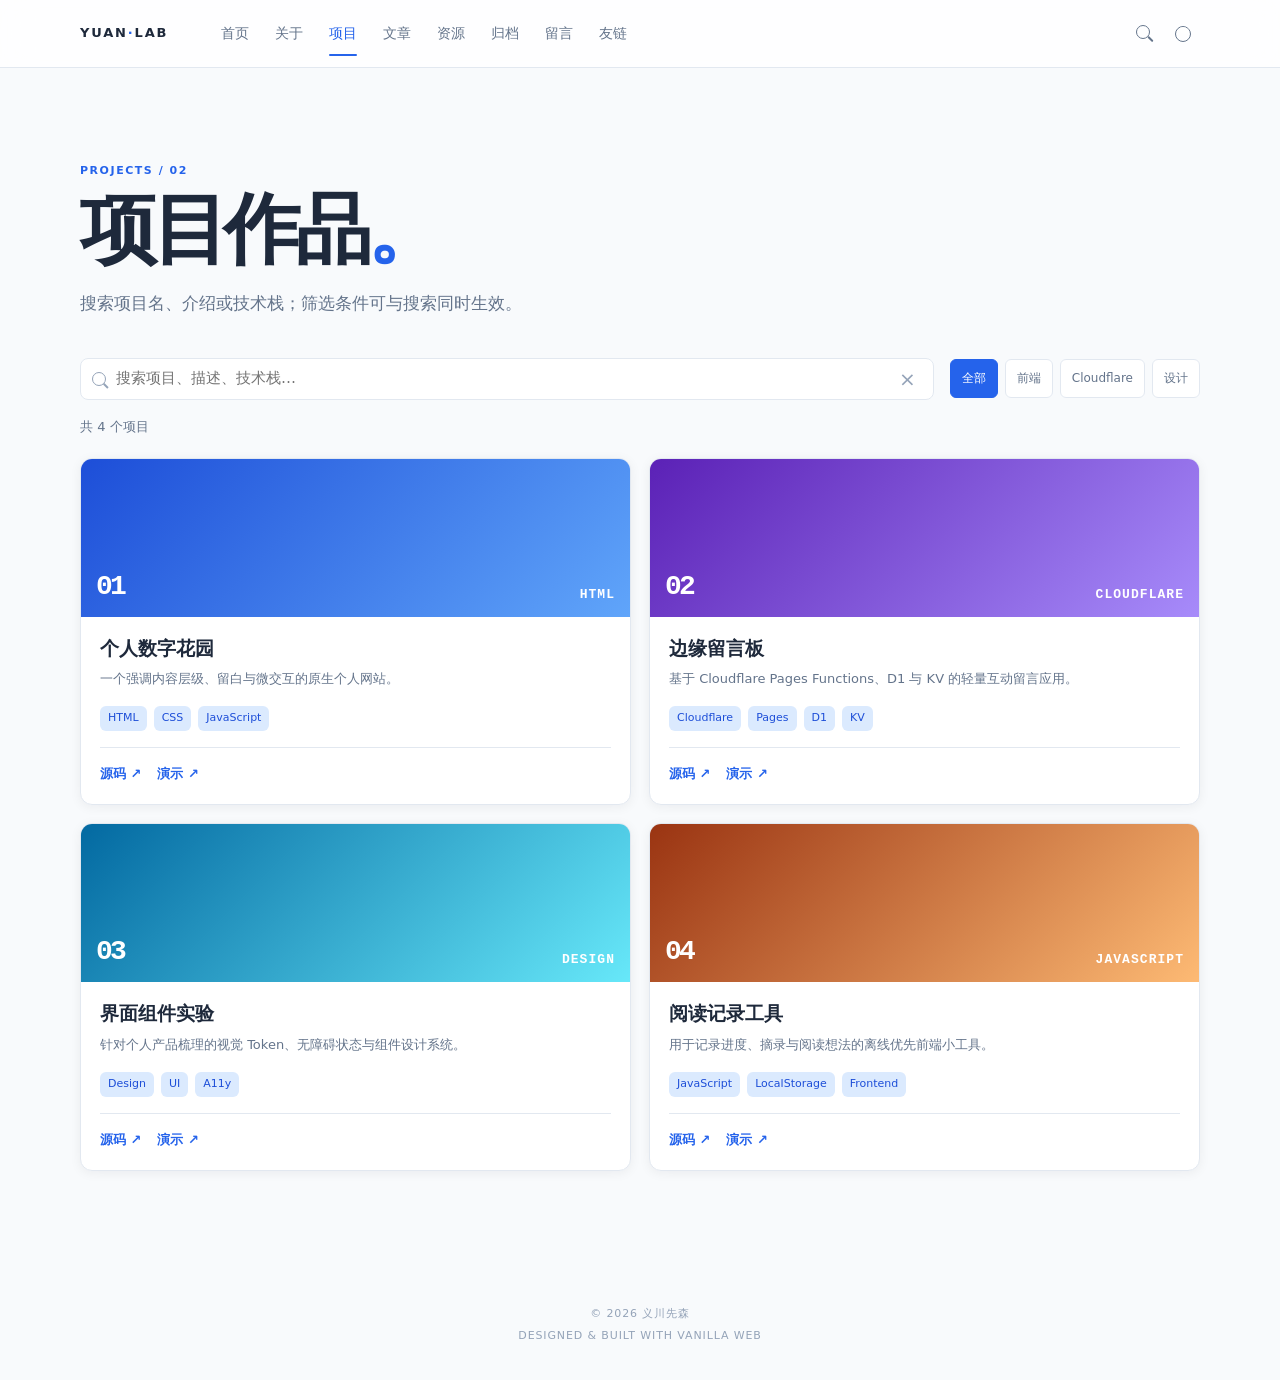
<file: projects.html>
<!-- 文件：projects.html -->
<!doctype html><html lang="zh-CN"><head><meta charset="UTF-8"><meta name="viewport" content="width=device-width, initial-scale=1.0"><title>项目作品 · 义川先森</title><link rel="stylesheet" href="assets/css/style.css"></head>
<body data-page="projects"><header class="site-header"><div class="nav-shell"><a class="brand" href="index.html">YUAN<span>·</span>LAB</a><button class="menu-button" type="button" aria-label="打开导航" aria-expanded="false"><i></i><i></i></button><nav class="site-nav" aria-label="主导航"><a href="index.html">首页</a><a href="about.html">关于</a><a href="projects.html">项目</a><a href="articles.html">文章</a><a href="resources.html">资源</a><a href="archive.html">归档</a><a href="guestbook.html">留言</a><a href="friends.html">友链</a></nav><div class="nav-actions"><button class="search-button" type="button" aria-label="搜索"></button><button class="theme-button" type="button" aria-label="切换主题"><span></span></button></div></div></header>
<main class="page-shell page-main reveal"><p class="eyebrow">PROJECTS / 02</p><h1 class="page-title">项目作品<span>。</span></h1><p class="page-lead">搜索项目名、介绍或技术栈；筛选条件可与搜索同时生效。</p><div class="project-tools"><label class="inline-search"><span></span><input id="projectSearch" type="search" placeholder="搜索项目、描述、技术栈…" autocomplete="off"><button id="clearProjectSearch" type="button" aria-label="清空">×</button></label><div class="filters" id="projectFilters"><button class="active" data-filter="all">全部</button><button data-filter="frontend">前端</button><button data-filter="cloudflare">Cloudflare</button><button data-filter="design">设计</button></div></div><div class="search-summary" id="projectSummary" aria-live="polite"></div><section class="project-grid project-grid-full" id="projectList"></section><div class="empty-state" id="projectEmpty" hidden><strong>⌕</strong><h2>没有匹配的项目</h2><p>换一个关键词，或清除筛选条件试试。</p></div></main><footer class="site-footer"><p>© <span class="current-year"></span> 义川先森</p><p>DESIGNED &amp; BUILT WITH VANILLA WEB</p></footer><div class="search-dialog" id="searchDialog" aria-hidden="true"><div class="search-panel" role="dialog" aria-modal="true"><div class="search-field"><span></span><input id="globalSearchInput" type="search" placeholder="搜索项目、技术栈…"><button id="clearGlobalSearch" type="button">×</button><kbd>ESC</kbd></div><p>输入后按回车，跳转到项目页查看结果。</p></div></div><script src="assets/js/main.js"></script></body></html>
</file>
<file: assets/css/style.css>
/* 文件：assets/css/style.css */
/* 全局设计 Token：亮色默认值 */
:root{--bg:#f8fafc;--surface:#fff;--nav:rgba(255,255,255,.8);--primary:#2563eb;--primary-hover:#1d4ed8;--accent:#7c3aed;--text:#1e293b;--text-2:#64748b;--text-3:#94a3b8;--line:#e2e8f0;--soft:#eff6ff;--tag-bg:#dbeafe;--tag-text:#1d4ed8;--radius-sm:6px;--radius-md:12px;--radius-lg:20px;--shadow:0 2px 12px rgba(15,23,42,.06);--shadow-hover:0 8px 24px rgba(15,23,42,.1);--ease:cubic-bezier(.4,0,.2,1);--duration:240ms;color-scheme:light}
/* 暗色 Token：body 类名切换 */
body.dark{--bg:#0f172a;--surface:#1e293b;--nav:rgba(15,23,42,.8);--primary:#60a5fa;--primary-hover:#93c5fd;--accent:#a78bfa;--text:#f1f5f9;--text-2:#94a3b8;--text-3:#64748b;--line:#334155;--soft:#172b47;--tag-bg:#1d3b61;--tag-text:#93c5fd;--shadow:0 2px 12px rgba(0,0,0,.18);--shadow-hover:0 8px 24px rgba(0,0,0,.28);color-scheme:dark}
@media(prefers-color-scheme:dark){body:not(.light){--bg:#0f172a;--surface:#1e293b;--nav:rgba(15,23,42,.8);--primary:#60a5fa;--primary-hover:#93c5fd;--accent:#a78bfa;--text:#f1f5f9;--text-2:#94a3b8;--text-3:#64748b;--line:#334155;--soft:#172b47;--tag-bg:#1d3b61;--tag-text:#93c5fd;--shadow:0 2px 12px rgba(0,0,0,.18);--shadow-hover:0 8px 24px rgba(0,0,0,.28);color-scheme:dark}}
*{box-sizing:border-box}html{scroll-behavior:smooth}body{margin:0;background:var(--bg);color:var(--text);font:15px/1.7 system-ui,-apple-system,"Segoe UI","PingFang SC",sans-serif;transition:background var(--duration) var(--ease),color var(--duration) var(--ease)}button,input,textarea{font:inherit}button{cursor:pointer}a{color:inherit}.site-header{height:68px;position:sticky;top:0;z-index:20;background:var(--nav);border-bottom:1px solid var(--line);backdrop-filter:blur(16px);transition:background var(--duration) var(--ease)}.nav-shell,.page-shell{width:min(1120px,calc(100% - 48px));margin:auto}.nav-shell{height:100%;display:flex;align-items:center}.brand{font-weight:800;font-size:13px;letter-spacing:.14em;text-decoration:none}.brand span,.page-title span{color:var(--primary)}.site-nav{display:flex;align-items:center;gap:4px;margin-left:42px}.site-nav a{position:relative;color:var(--text-2);font-size:14px;text-decoration:none;padding:23px 11px;transition:color var(--duration) var(--ease)}.site-nav a:after{content:"";position:absolute;height:2px;border-radius:2px;background:var(--primary);left:11px;right:11px;bottom:12px;transform:scaleX(0);transition:transform var(--duration) var(--ease)}.site-nav a:hover,.site-nav a.active{color:var(--primary)}.site-nav a.active:after{transform:scaleX(1)}.nav-actions{display:flex;gap:5px;margin-left:auto}.search-button,.theme-button,.menu-button{width:34px;height:34px;border:0;background:transparent;border-radius:var(--radius-sm);position:relative;color:var(--text-2)}.search-button:hover,.theme-button:hover,.menu-button:hover{background:var(--soft);color:var(--primary)}.search-button:before{content:"";position:absolute;width:12px;height:12px;border:1.8px solid currentColor;border-radius:50%;left:9px;top:8px}.search-button:after{content:"";position:absolute;width:7px;height:1.8px;background:currentColor;rotate:45deg;left:20px;top:21px;border-radius:2px}.theme-button span{position:absolute;inset:9px;border:1.7px solid currentColor;border-radius:50%;overflow:hidden}.theme-button span:after{content:"";position:absolute;background:var(--nav);width:10px;height:10px;border-radius:50%;left:4px;top:-3px}.menu-button{display:none;margin-left:auto}.menu-button i{display:block;width:16px;height:1.5px;background:currentColor;margin:4px auto}.hero{text-align:center;min-height:510px;padding:80px 0 95px;display:flex;flex-direction:column;align-items:center;justify-content:center}.avatar{width:106px;height:106px;border-radius:50%;padding:3px;background:linear-gradient(135deg,var(--primary),var(--accent));display:grid;place-items:center;color:#fff;font-weight:800;font-size:29px;letter-spacing:-.1em;box-shadow:var(--shadow);background-clip:padding-box;border:1px solid transparent;position:relative;transition:transform var(--duration) var(--ease)}.avatar:before{content:"";position:absolute;inset:2px;border-radius:50%;background:linear-gradient(135deg,var(--primary),var(--accent));z-index:-1}.avatar:hover{transform:scale(1.055)}.eyebrow{color:var(--primary);font-size:11px;font-weight:700;letter-spacing:.14em;margin:22px 0 8px}.hero h1,.page-title{font-size:clamp(2.8rem,6vw,5rem);line-height:1.08;letter-spacing:-.07em;margin:0}.hero-copy,.page-lead{max-width:580px;color:var(--text-2);font-size:17px;margin:18px auto 28px}.button-row{display:flex;flex-wrap:wrap;justify-content:center;gap:10px}.button{padding:10px 15px;border-radius:8px;text-decoration:none;border:1px solid var(--line);font-weight:650;font-size:14px;transition:transform var(--duration) var(--ease),box-shadow var(--duration) var(--ease),background var(--duration) var(--ease)}.button:hover{transform:translateY(-2px);box-shadow:var(--shadow-hover)}.button-primary{background:var(--primary);border-color:var(--primary);color:#fff}.button-primary:hover{background:var(--primary-hover)}.button-secondary{background:transparent;color:var(--text)}.button-secondary:hover{background:var(--soft);color:var(--primary)}.feature-section,.content-section{padding:76px 0}.section-heading{display:flex;justify-content:space-between;align-items:end;margin-bottom:25px}.section-heading h2{font-size:28px;line-height:1.2;letter-spacing:-.045em;margin:0;padding-left:13px;border-left:3px solid var(--primary)}.text-link{color:var(--primary);font-weight:650;text-decoration:none}.text-link span{transition:translate var(--duration) var(--ease)}.text-link:hover span{translate:4px}.project-grid{display:grid;gap:18px}.project-grid-home{grid-template-columns:repeat(3,1fr)}.project-grid-full{grid-template-columns:repeat(2,1fr)}.project-card{background:var(--surface);border:1px solid var(--line);border-radius:var(--radius-md);overflow:hidden;box-shadow:var(--shadow);transition:transform var(--duration) var(--ease),box-shadow var(--duration) var(--ease)}.project-card:hover{transform:translateY(-4px);box-shadow:var(--shadow-hover)}.project-card:hover h3{color:var(--primary)}.cover{height:158px;position:relative;display:flex;align-items:end;justify-content:space-between;padding:15px;color:#fff;font:600 13px ui-monospace,SFMono-Regular,monospace;letter-spacing:.08em}.cover small{font-size:28px;letter-spacing:-.1em}.cover-a{background:linear-gradient(135deg,#1d4ed8,#60a5fa)}.cover-b{background:linear-gradient(135deg,#5b21b6,#a78bfa)}.cover-c{background:linear-gradient(135deg,#0369a1,#67e8f9)}.cover-d{background:linear-gradient(135deg,#9a3412,#fdba74)}.card-content{padding:19px}.card-content h3{font-size:19px;line-height:1.35;margin:0 0 7px;transition:color var(--duration) var(--ease)}.card-content p{color:var(--text-2);font-size:13px;margin:0 0 16px}.tag-row{display:flex;gap:7px;flex-wrap:wrap}.tag-row span{color:var(--tag-text);background:var(--tag-bg);font-size:11px;padding:3px 8px;border-radius:var(--radius-sm);transition:background var(--duration) var(--ease)}.visit-strip{background:var(--soft);border-top:1px solid var(--line);border-bottom:1px solid var(--line);text-align:center;padding:35px 0}.visit-strip p,.visit-strip span{color:var(--text-2);margin:0}.visit-strip strong{font-size:clamp(2.5rem,6vw,4rem);line-height:1;letter-spacing:-.08em;color:var(--primary);padding:0 8px}.visit-strip small{display:block;color:var(--text-3);font-size:11px;margin-top:9px}.site-footer{text-align:center;color:var(--text-3);font-size:11px;letter-spacing:.08em;padding:30px 20px}.site-footer p{margin:4px}.page-main{padding:72px 0 100px}.page-lead{margin:17px 0 40px}.title-rule{width:68px;border-top:2px solid var(--primary);margin:22px 0 38px}.intro-copy{max-width:800px;display:grid;grid-template-columns:1fr 1fr;gap:35px;font-size:17px;line-height:1.9}.intro-copy p{margin:0}.intro-copy strong{color:var(--primary)}.skill-groups{display:grid;grid-template-columns:repeat(3,1fr);gap:16px}.skill-groups article,.timeline article{background:var(--surface);border:1px solid var(--line);border-radius:var(--radius-md);padding:19px;box-shadow:var(--shadow);transition:transform var(--duration) var(--ease),box-shadow var(--duration) var(--ease)}.skill-groups article:hover,.timeline article:hover{transform:translateY(-3px);box-shadow:var(--shadow-hover)}.skill-groups h3{font-size:15px;margin:0 0 14px}.timeline{list-style:none;margin:0;padding:0 0 0 25px;border-left:1px solid var(--line)}.timeline li{display:grid;grid-template-columns:100px 1fr;gap:20px;position:relative;padding-bottom:24px}.timeline li:before{content:"";position:absolute;left:-30px;top:20px;width:9px;height:9px;border-radius:50%;background:var(--primary);box-shadow:0 0 0 4px var(--bg)}.timeline time{color:var(--primary);font-size:13px;font-weight:700;padding-top:17px}.timeline h3{font-size:16px;margin:0 0 5px}.timeline p{color:var(--text-2);font-size:14px;margin:0}.project-tools{display:flex;gap:16px;align-items:center;margin-bottom:16px}.inline-search{height:42px;min-width:285px;flex:1;display:flex;align-items:center;gap:8px;border:1px solid var(--line);border-radius:8px;background:var(--surface);padding:0 11px;transition:border var(--duration) var(--ease),box-shadow var(--duration) var(--ease)}.inline-search:focus-within{border-color:var(--primary);box-shadow:0 0 0 3px color-mix(in srgb,var(--primary) 16%,transparent)}.inline-search span,.search-field>span{width:14px;height:14px;border:1.5px solid var(--text-3);border-radius:50%;position:relative;flex:none}.inline-search span:after,.search-field>span:after{content:"";position:absolute;width:6px;height:1.5px;background:var(--text-3);rotate:45deg;right:-4px;bottom:-2px}.inline-search input,.search-field input{border:0;outline:0;background:transparent;color:var(--text);width:100%;min-width:0}.inline-search button,.search-field button{border:0;background:transparent;color:var(--text-3);font-size:20px;line-height:1}.filters{display:flex;gap:7px;flex-wrap:wrap}.filters button{border:1px solid var(--line);background:var(--surface);color:var(--text-2);padding:8px 11px;border-radius:var(--radius-sm);font-size:12px;transition:all var(--duration) var(--ease)}.filters button:hover,.filters button.active{color:#fff;background:var(--primary);border-color:var(--primary)}.search-summary{min-height:21px;color:var(--text-2);font-size:13px;margin:0 0 20px}.project-card .card-links{display:flex;gap:16px;border-top:1px solid var(--line);padding-top:15px;margin-top:16px}.card-links a{font-size:13px;color:var(--primary);font-weight:650;text-decoration:none}.empty-state{text-align:center;padding:65px 15px;border:1px dashed var(--line);border-radius:var(--radius-md);color:var(--text-2)}.empty-state strong{display:block;font-size:33px;color:var(--primary)}.empty-state h2{color:var(--text);font-size:18px;margin:10px 0 2px}.empty-state p{margin:0}.guestbook-layout{display:grid;grid-template-columns:minmax(270px,.75fr) 1.25fr;gap:52px}.message-form{background:var(--surface);border:1px solid var(--line);border-radius:var(--radius-md);box-shadow:var(--shadow);padding:22px}.message-form label{display:block;position:relative;color:var(--text-2);font-size:12px;margin-bottom:18px}.message-form input,.message-form textarea{width:100%;padding:10px 11px;margin-top:7px;border:1px solid var(--line);border-radius:8px;background:var(--bg);color:var(--text);outline:0;transition:border var(--duration) var(--ease),box-shadow var(--duration) var(--ease)}.message-form input:focus,.message-form textarea:focus{border-color:var(--primary);box-shadow:0 0 0 3px color-mix(in srgb,var(--primary) 16%,transparent)}.message-form textarea{min-height:125px;resize:vertical}.message-form small{position:absolute;right:9px;bottom:8px;font-size:10px;color:var(--text-3)}.message-form .button{float:right}.form-message{clear:both;min-height:22px;margin:17px 0 0;font-size:13px;color:var(--text-2)}.message-heading h2{border:0;padding:0;font-size:22px}.message-heading span{color:var(--text-3);font-size:12px}.message-list{border-top:1px solid var(--line)}.message-item{padding:19px 0;border-bottom:1px solid var(--line)}.message-meta{display:flex;gap:11px;align-items:baseline}.message-meta strong{font-size:14px}.message-meta time{font-size:11px;color:var(--text-3)}.message-item p{margin:8px 0 0;white-space:pre-wrap;line-height:1.8}.skeleton,.friend-skeleton{height:80px;margin:15px 0;border-radius:var(--radius-md);background:linear-gradient(90deg,var(--surface),var(--soft),var(--surface));background-size:200% 100%;animation:loading 1.1s infinite}.friend-search{max-width:480px;margin:0 0 12px}.friend-toolbar{display:flex;gap:12px;align-items:center;flex-wrap:wrap;margin-bottom:12px}.friend-toolbar .friend-search{margin:0;flex:1;min-width:240px}.teleport-button{display:inline-flex;align-items:center;gap:8px;height:42px;padding:0 18px;border:1px solid var(--line);border-radius:8px;background:linear-gradient(135deg,color-mix(in srgb,var(--primary) 12%,var(--surface)),color-mix(in srgb,var(--accent) 12%,var(--surface)));color:var(--text);font-size:13px;font-weight:650;position:relative;overflow:hidden;transition:transform var(--duration) var(--ease),box-shadow var(--duration) var(--ease),border-color var(--duration) var(--ease),letter-spacing .3s var(--ease)}.teleport-button:before{content:"";position:absolute;inset:-50% -110%;background:conic-gradient(from 0deg,color-mix(in srgb,var(--primary) 0%,transparent),color-mix(in srgb,var(--primary) 50%,transparent),color-mix(in srgb,var(--accent) 50%,transparent),color-mix(in srgb,var(--primary) 0%,transparent));animation:teleport-sheen 4s linear infinite;opacity:0;transition:opacity .4s var(--ease)}.teleport-button:after{content:"";position:absolute;inset:1px;border-radius:7px;background:inherit;z-index:0}.teleport-button>*{position:relative;z-index:1}.teleport-button b{color:var(--primary);font-style:normal;font-size:15px;transition:transform .9s cubic-bezier(.2,.8,.2,1),filter .3s var(--ease)}.teleport-button:hover{transform:translateY(-3px) scale(1.02);border-color:var(--primary);box-shadow:0 12px 28px color-mix(in srgb,var(--primary) 25%,transparent),0 0 0 1px color-mix(in srgb,var(--primary) 30%,transparent);letter-spacing:.04em}.teleport-button:hover:before{opacity:1}.teleport-button:hover b{transform:rotate(540deg);filter:drop-shadow(0 0 8px color-mix(in srgb,var(--primary) 60%,transparent))}.teleport-button:active{transform:translateY(-1px) scale(.98)}.teleport-button.clicked b{animation:teleport-warp .8s cubic-bezier(.5,0,.5,1)}.teleport-button.clicked{box-shadow:0 0 0 0 color-mix(in srgb,var(--primary) 60%,transparent),0 0 50px 15px color-mix(in srgb,var(--accent) 30%,transparent);animation:teleport-pulse .8s var(--ease)}@keyframes teleport-sheen{to{transform:rotate(360deg)}}@keyframes teleport-warp{0%{transform:scale(1) rotate(0)}40%{transform:scale(2) rotate(180deg);opacity:.4}100%{transform:scale(1) rotate(360deg)}}@keyframes teleport-pulse{0%{box-shadow:0 0 0 0 color-mix(in srgb,var(--primary) 60%,transparent)}60%{box-shadow:0 0 0 18px transparent}100%{box-shadow:0 0 0 0 transparent}}.friend-card.teleporting{animation:teleport-flash 1s var(--ease)}@keyframes teleport-flash{0%,100%{box-shadow:var(--shadow)}30%{box-shadow:0 0 0 4px color-mix(in srgb,var(--primary) 40%,transparent),0 12px 30px color-mix(in srgb,var(--primary) 30%,transparent);transform:translateY(-6px) scale(1.04)}}.friend-grid{display:grid;grid-template-columns:repeat(3,1fr);gap:16px}.friend-card{display:flex;align-items:center;gap:13px;min-height:105px;padding:17px;background:var(--surface);border:1px solid var(--line);border-radius:var(--radius-md);box-shadow:var(--shadow);text-decoration:none;transition:transform var(--duration) var(--ease),box-shadow var(--duration) var(--ease),border var(--duration) var(--ease)}.friend-card:hover{transform:translateY(-4px);border-color:var(--primary);box-shadow:var(--shadow-hover)}.friend-avatar{width:46px;height:46px;border-radius:50%;object-fit:cover;background:var(--soft);transition:transform var(--duration) var(--ease)}.friend-card:hover .friend-avatar{transform:rotate(6deg) scale(1.08)}.friend-card h2{font-size:15px;margin:0}.friend-card p{color:var(--text-2);font-size:12px;line-height:1.5;margin:4px 0 0}.friend-request{max-width:650px;margin-top:65px;padding:27px;background:var(--soft);border-radius:var(--radius-md)}.friend-request h2{font-size:25px;letter-spacing:-.04em;margin:5px 0 8px}.friend-request p:not(.eyebrow),.friend-request li{color:var(--text-2);font-size:14px}.friend-request ul{padding-left:20px}
.contact-hint{color:var(--text-3);font-size:12px;letter-spacing:.04em}.contact-grid{display:grid;grid-template-columns:repeat(3,1fr);gap:14px}.contact-card{display:flex;align-items:center;gap:14px;padding:18px 19px;background:var(--surface);border:1px solid var(--line);border-radius:var(--radius-md);box-shadow:var(--shadow);text-decoration:none;color:var(--text);cursor:pointer;position:relative;overflow:hidden;transition:transform var(--duration) var(--ease),box-shadow var(--duration) var(--ease),border-color var(--duration) var(--ease)}.contact-card:before{content:"";position:absolute;inset:0;background:linear-gradient(135deg,color-mix(in srgb,var(--c) 10%,transparent),transparent 60%);opacity:0;transition:opacity var(--duration) var(--ease)}.contact-card:hover{transform:translateY(-4px);border-color:color-mix(in srgb,var(--c) 50%,var(--line));box-shadow:0 10px 26px color-mix(in srgb,var(--c) 18%,transparent)}.contact-card:hover:before{opacity:1}.contact-card:active{transform:translateY(-2px) scale(.99)}.contact-icon{flex:none;width:44px;height:44px;border-radius:12px;display:grid;place-items:center;color:#fff;background:var(--c);box-shadow:0 6px 14px color-mix(in srgb,var(--c) 32%,transparent);transition:transform var(--duration) var(--ease)}.contact-card:hover .contact-icon{transform:scale(1.08) rotate(-4deg)}.contact-icon svg{width:22px;height:22px}.contact-meta{display:flex;flex-direction:column;min-width:0;position:relative}.contact-meta strong{font-size:15px;letter-spacing:-.01em}.contact-meta small{color:var(--text-2);font-size:12px;margin-top:2px;overflow:hidden;text-overflow:ellipsis;white-space:nowrap}.contact-card.copied{border-color:var(--primary);box-shadow:0 0 0 3px color-mix(in srgb,var(--primary) 20%,transparent)}
.about-hero{display:grid;grid-template-columns:auto 1fr;gap:48px;align-items:center;margin-bottom:30px}.about-portrait{position:relative;width:160px;height:160px;flex:none;display:grid;place-items:center}.about-avatar{width:120px;height:120px;border-radius:36px;background:var(--surface);display:block;overflow:hidden;box-shadow:0 18px 40px color-mix(in srgb,var(--primary) 30%,transparent);position:relative;z-index:2;transition:transform var(--duration) var(--ease);
  -webkit-mask:radial-gradient(#000,#000);mask:radial-gradient(#000,#000);isolation:isolate;backface-visibility:hidden;will-change:transform;
  -webkit-mask-size:100% 100%;mask-size:100% 100%}
.about-avatar img{width:100%;height:100%;object-fit:cover;object-position:center;display:block;border:0;outline:0;border-radius:36px;box-sizing:border-box;isolation:isolate;backface-visibility:hidden}.about-portrait:hover .about-avatar{transform:rotate(-6deg) scale(1.04)}.about-ring{position:absolute;inset:0;border:1.5px dashed color-mix(in srgb,var(--primary) 35%,transparent);border-radius:50%;animation:about-spin 24s linear infinite}.about-orb{position:absolute;width:18px;height:18px;border-radius:50%;background:var(--accent);top:6px;right:14px;box-shadow:0 0 0 5px color-mix(in srgb,var(--accent) 18%,transparent);animation:about-spin 24s linear infinite reverse;transform-origin:68px 74px}@keyframes about-spin{to{transform:rotate(360deg)}}.about-intro{min-width:0}.about-intro .intro-copy{margin-top:0}.search-dialog{position:fixed;inset:0;z-index:50;display:grid;place-items:start center;padding-top:16vh;background:rgba(15,23,42,.36);opacity:0;visibility:hidden;transition:all var(--duration) var(--ease)}.search-dialog.open{opacity:1;visibility:visible}.search-panel{width:min(590px,calc(100% - 32px));background:var(--surface);border:1px solid var(--line);border-radius:var(--radius-md);box-shadow:0 24px 70px rgba(15,23,42,.22);padding:15px;transform:translateY(-12px);transition:transform var(--duration) var(--ease)}.search-dialog.open .search-panel{transform:none}.search-field{height:46px;display:flex;align-items:center;gap:10px;border:1px solid var(--line);border-radius:8px;padding:0 11px}.search-field:focus-within{border-color:var(--primary);box-shadow:0 0 0 3px color-mix(in srgb,var(--primary) 16%,transparent)}.search-field kbd{font:10px ui-monospace,monospace;color:var(--text-3);padding:2px 5px;border:1px solid var(--line);border-radius:4px}.search-panel p{margin:12px 3px 1px;color:var(--text-3);font-size:12px}.toast{position:fixed;left:50%;bottom:24px;z-index:60;padding:10px 15px;border-radius:8px;background:var(--text);color:var(--surface);font-size:13px;translate:-50% 140%;transition:translate var(--duration) var(--ease)}.toast.show{translate:-50% 0}@keyframes loading{to{background-position:-200% 0}}.reveal{animation:fade-up .5s var(--ease) both}@keyframes fade-up{from{opacity:0;transform:translateY(10px)}to{opacity:1;transform:none}}
/* 首页长页动态叙事 */
.scroll-progress{position:fixed;z-index:40;top:0;left:0;height:2px;width:0;background:linear-gradient(90deg,var(--primary),var(--accent));transition:width 80ms linear}.launch-hero{min-height:calc(100vh - 68px);padding:92px 0 42px;position:relative;isolation:isolate;overflow:hidden;background:radial-gradient(circle at 78% 25%,color-mix(in srgb,var(--accent) 13%,transparent),transparent 31%),radial-gradient(circle at 12% 80%,color-mix(in srgb,var(--primary) 10%,transparent),transparent 29%)}.launch-layout{min-height:calc(100vh - 202px);display:grid;grid-template-columns:.92fr 1.08fr;gap:64px;align-items:center}.launch-copy h1{font-size:clamp(3.6rem,7vw,6.6rem);line-height:1.01;letter-spacing:-.08em;margin:0}.launch-copy h1 span,.story-copy h2 span,.community-section h2 span{color:var(--primary)}.launch-copy>p:not(.eyebrow){max-width:470px;color:var(--text-2);font-size:17px;line-height:1.9;margin:25px 0 28px}.launch-copy b{color:var(--text)}.launch-copy .button-row{justify-content:flex-start}.hero-proof{display:flex;gap:19px;flex-wrap:wrap;color:var(--text-3);font:10px ui-monospace,SFMono-Regular,monospace;letter-spacing:.07em;margin-top:35px}.hero-proof i,.live-label i{display:inline-block;width:7px;height:7px;background:#22c55e;border-radius:50%;box-shadow:0 0 0 4px color-mix(in srgb,#22c55e 18%,transparent);margin-right:7px}.workbench{background:color-mix(in srgb,var(--surface) 94%,var(--soft));border:1px solid var(--line);box-shadow:0 24px 70px color-mix(in srgb,var(--text) 14%,transparent);border-radius:var(--radius-md);overflow:hidden;transform:perspective(1000px) rotateY(-4deg) rotateX(2deg);transition:transform .5s var(--ease),box-shadow .5s var(--ease)}.workbench:hover{transform:perspective(1000px) rotateY(0) rotateX(0) translateY(-5px);box-shadow:0 30px 80px color-mix(in srgb,var(--primary) 18%,transparent)}.workbench-top,.workbench-bottom{height:43px;display:flex;align-items:center;padding:0 15px;border-bottom:1px solid var(--line);font:11px ui-monospace,SFMono-Regular,monospace;color:var(--text-3)}.traffic{display:flex;gap:6px;margin-right:12px}.traffic i{width:8px;height:8px;border-radius:50%;background:var(--line)}.traffic i:first-child{background:#fb7185}.traffic i:nth-child(2){background:#fbbf24}.traffic i:last-child{background:#34d399}.workbench-top em{margin-left:auto;font-style:normal;color:#16a34a;font-size:10px}.code-area{display:flex;min-height:290px;padding:22px 0;background:color-mix(in srgb,var(--surface) 76%,var(--bg))}.code-numbers{padding:0 18px;color:var(--text-3);font:12px/1.85 ui-monospace,SFMono-Regular,monospace;text-align:right;user-select:none}.code-area pre{margin:0;white-space:pre-wrap;font:13px/1.85 ui-monospace,SFMono-Regular,monospace;color:var(--text)}.code-key{color:var(--primary)}.code-value{color:var(--accent)}.code-fn{color:#0891b2}.code-string{color:#16a34a}.typing-line:after{content:'';display:inline-block;width:2px;height:1.05em;margin-left:1px;vertical-align:-.18em;background:var(--accent);animation:blink .8s step-end infinite}@keyframes blink{50%{border-color:transparent}}.workbench-bottom{border-bottom:0;border-top:1px solid var(--line);justify-content:space-between}.workbench-bottom b{display:inline-block;width:6px;height:6px;border-radius:50%;background:#22c55e;margin-right:6px}.hero-orbit{position:absolute;z-index:-1;border:1px dashed color-mix(in srgb,var(--primary) 22%,transparent);border-radius:50%;pointer-events:none}.orbit-one{width:720px;height:310px;right:-150px;top:80px;rotate:22deg;animation:orbit-drift 18s ease-in-out infinite}.orbit-two{width:480px;height:210px;left:-230px;bottom:50px;rotate:-27deg;animation:orbit-drift 22s ease-in-out -6s infinite}@keyframes orbit-drift{50%{translate:0 18px;rotate:30deg}}.hero-scroll{width:min(1120px,calc(100% - 48px));margin:auto;color:var(--text-3);font:10px ui-monospace,SFMono-Regular,monospace;letter-spacing:.1em}.hero-scroll span{display:inline-block;color:var(--primary);font-size:17px;margin-left:8px;animation:down 1.5s ease-in-out infinite}@keyframes down{50%{translate:0 5px}}.story-section{display:grid;grid-template-columns:.14fr 1fr 1fr;gap:55px;align-items:center;min-height:670px;padding:100px 0;border-bottom:1px solid var(--line)}.story-index{align-self:start;color:var(--text-3);font:11px ui-monospace,SFMono-Regular,monospace;letter-spacing:.09em}.story-copy h2{font-size:clamp(2.35rem,4.3vw,4.4rem);line-height:1.12;letter-spacing:-.07em;margin:0}.story-copy p:not(.eyebrow){max-width:440px;color:var(--text-2);line-height:1.9;margin:22px 0}.idea-stack{height:340px;position:relative;perspective:1000px}.idea-card{position:absolute;width:255px;height:280px;left:50%;top:20px;padding:23px;border:1px solid var(--line);border-radius:var(--radius-md);display:flex;flex-direction:column;background:var(--surface);transition:transform .55s var(--ease),background .55s var(--ease),box-shadow .55s var(--ease),border-color .55s var(--ease)}.idea-card:before{content:"";position:absolute;inset:0;border-radius:var(--radius-md);background:linear-gradient(135deg,rgba(255,255,255,.35) 0%,transparent 35%,transparent 65%,rgba(0,0,0,.08) 100%);pointer-events:none}.idea-card small{font:10px ui-monospace,SFMono-Regular,monospace;color:var(--text-3);letter-spacing:.1em;position:relative}.idea-card strong{font-size:27px;line-height:1.15;letter-spacing:-.06em;margin:auto 0;position:relative;text-shadow:0 2px 12px rgba(15,23,42,.08)}.idea-back{transform:translateX(-38%) translateY(14px) rotate(11deg);background:color-mix(in srgb,var(--accent) 12%,var(--surface));box-shadow:0 22px 45px color-mix(in srgb,var(--accent) 20%,transparent),0 6px 14px rgba(15,23,42,.08),inset 0 1px 0 rgba(255,255,255,.4)}.idea-mid{transform:translateX(-60%) translateY(6px) rotate(-8deg);background:color-mix(in srgb,var(--primary) 10%,var(--surface));box-shadow:0 28px 55px color-mix(in srgb,var(--primary) 20%,transparent),0 8px 16px rgba(15,23,42,.09),inset 0 1px 0 rgba(255,255,255,.4)}.idea-front{transform:translateX(-50%) rotate(2deg);z-index:2;border-color:color-mix(in srgb,var(--primary) 45%,transparent);box-shadow:0 36px 72px color-mix(in srgb,var(--primary) 26%,transparent),0 12px 24px rgba(15,23,42,.12),inset 0 1px 0 rgba(255,255,255,.5),0 0 0 1px color-mix(in srgb,var(--primary) 12%,transparent)}.idea-front:hover{transform:translateX(-50%) rotate(0) translateY(-6px) scale(1.02);box-shadow:0 48px 96px color-mix(in srgb,var(--primary) 32%,transparent),0 18px 36px rgba(15,23,42,.16),inset 0 1px 0 rgba(255,255,255,.5),0 0 0 2px color-mix(in srgb,var(--primary) 22%,transparent)}.idea-front strong{transition:opacity .3s var(--ease);font-size:24px}.idea-front button{align-self:flex-start;border:0;background:var(--soft);color:var(--primary);padding:8px 12px;border-radius:var(--radius-sm);font-size:12px;font-weight:650;transition:background .3s var(--ease),color .3s var(--ease),transform .3s var(--ease),box-shadow .3s var(--ease);position:relative}.idea-front button:hover{transform:translateY(-2px);box-shadow:0 6px 14px color-mix(in srgb,var(--primary) 25%,transparent)}.idea-stack:hover .idea-back{transform:translateX(-34%) translateY(16px) rotate(14deg)}.idea-stack:hover .idea-mid{transform:translateX(-56%) translateY(8px) rotate(-11deg)}
.idea-front[data-theme="0"]{background:color-mix(in srgb,var(--primary) 9%,var(--surface))}.idea-front[data-theme="0"] button{background:color-mix(in srgb,var(--primary) 16%,transparent);color:var(--primary)}
.idea-front[data-theme="1"]{background:color-mix(in srgb,var(--accent) 13%,var(--surface));border-color:color-mix(in srgb,var(--accent) 40%,transparent)}.idea-front[data-theme="1"] button{background:color-mix(in srgb,var(--accent) 16%,transparent);color:var(--accent)}
.idea-front[data-theme="2"]{background:color-mix(in srgb,#0891b2 13%,var(--surface));border-color:color-mix(in srgb,#0891b2 40%,transparent)}.idea-front[data-theme="2"] button{background:color-mix(in srgb,#0891b2 16%,transparent);color:#0891b2}
.idea-front[data-theme="3"]{background:color-mix(in srgb,#f59e0b 15%,var(--surface));border-color:color-mix(in srgb,#f59e0b 42%,transparent)}.idea-front[data-theme="3"] button{background:color-mix(in srgb,#f59e0b 18%,transparent);color:#b45309}
.idea-front[data-theme="4"]{background:color-mix(in srgb,#e11d48 13%,var(--surface));border-color:color-mix(in srgb,#e11d48 40%,transparent)}.idea-front[data-theme="4"] button{background:color-mix(in srgb,#e11d48 16%,transparent);color:#e11d48}
.idea-front[data-theme="5"]{background:color-mix(in srgb,#16a34a 13%,var(--surface));border-color:color-mix(in srgb,#16a34a 40%,transparent)}.idea-front[data-theme="5"] button{background:color-mix(in srgb,#16a34a 16%,transparent);color:#16a34a}.idea-stack.shuffled .idea-back{transform:translateX(-58%) rotate(-8deg)}.idea-stack.shuffled .idea-mid{transform:translateX(-42%) rotate(12deg)}.idea-stack.shuffled .idea-front{transform:translateX(-50%) rotate(-3deg) translateY(-11px)}.story-flow{grid-template-columns:1fr 1fr .14fr}.book-scene{height:390px;position:relative;display:flex;flex-direction:column;align-items:center;justify-content:center;perspective:1800px}.book-shadow{position:absolute;bottom:30px;width:340px;height:28px;background:radial-gradient(ellipse at center,color-mix(in srgb,var(--text) 22%,transparent) 0%,transparent 70%);filter:blur(10px);z-index:0}.book{position:relative;width:290px;height:330px;transform-style:preserve-3d;transform:rotateY(-18deg) rotateX(6deg);transition:transform .6s var(--ease);z-index:1}.book-scene:hover .book,.book.playing{transform:rotateY(-6deg) rotateX(2deg) translateY(-5px)}.book-cover,.book-page{position:absolute;inset:0;border-radius:4px 12px 12px 4px;overflow:hidden;backface-visibility:hidden;transform-origin:left center;transition:transform 1.1s cubic-bezier(.77,0,.175,1),box-shadow .6s var(--ease)}.book-cover{background:linear-gradient(135deg,color-mix(in srgb,var(--primary) 85%,#1e293b),color-mix(in srgb,var(--accent) 85%,#1e293b));color:#fff;padding:28px 24px;display:flex;flex-direction:column;justify-content:space-between;box-shadow:inset -18px 0 28px rgba(0,0,0,.35),0 22px 48px rgba(15,23,42,.3),0 0 0 1px color-mix(in srgb,var(--primary) 25%,transparent);z-index:5}.book-cover span{font-size:24px;font-weight:800;letter-spacing:-.04em}.book-cover em{font-style:normal;font:10px ui-monospace,monospace;letter-spacing:.18em;opacity:.78;padding-top:8px;border-top:1px solid rgba(255,255,255,.18)}.book-cover-back{transform:rotateY(180deg);z-index:1;background:linear-gradient(135deg,color-mix(in srgb,#1e293b 80%,var(--primary)),color-mix(in srgb,#0f172a 80%,var(--accent)));box-shadow:inset 18px 0 28px rgba(0,0,0,.4),0 18px 40px rgba(15,23,42,.3)}.book-page{background:linear-gradient(180deg,#fffaf5 0%,#f8f4ee 100%);padding:0;display:flex;flex-direction:column;box-shadow:inset -18px 0 24px rgba(0,0,0,.06),0 20px 44px rgba(15,23,42,.22),inset 1px 0 0 rgba(0,0,0,.04)}.book-page:after{content:"";position:absolute;left:0;top:0;bottom:0;width:2px;background:linear-gradient(180deg,transparent,rgba(0,0,0,.1),transparent)}.page-face{position:absolute;inset:0;backface-visibility:hidden;padding:26px 24px;display:flex;flex-direction:column}.page-face-front{background:linear-gradient(180deg,#fffaf5 0%,#f8f4ee 100%)}.page-face-back{transform:rotateY(180deg);background:linear-gradient(180deg,#f0ebe3 0%,#e8e0d4 100%);align-items:center;justify-content:center;text-align:center;padding:20px}.page-face-back .page-back-num{position:absolute;top:20px;left:24px;font:10px ui-monospace,monospace;color:var(--text-3);letter-spacing:.12em}.page-face-back .page-back-text{font-size:28px;font-weight:800;color:color-mix(in srgb,var(--primary) 55%,transparent);letter-spacing:-.04em;opacity:.6}.page-face-back .page-back-pattern{position:absolute;inset:0;background-image:repeating-linear-gradient(135deg,transparent 0px,transparent 20px,color-mix(in srgb,var(--primary) 6%,transparent) 20px,color-mix(in srgb,var(--primary) 6%,transparent) 21px);pointer-events:none;opacity:.5}.page-num{font:10px ui-monospace,monospace;color:var(--text-3);letter-spacing:.12em;margin-bottom:16px;position:relative}.page-content{flex:1;display:flex;flex-direction:column;justify-content:center;gap:10px;position:relative}.page-content h3{font-size:21px;line-height:1.25;letter-spacing:-.03em;margin:0;color:var(--text)}.page-content p{color:var(--text-2);font-size:13px;line-height:1.75;margin:0}.page-tag{margin-top:6px;font:650 10px ui-monospace,monospace;color:var(--primary);letter-spacing:.12em;padding:5px 10px;background:color-mix(in srgb,var(--primary) 12%,transparent);border-radius:4px;align-self:flex-start;position:relative}.book-page-0{z-index:4}.book-page-1{z-index:3}.book-page-2{z-index:2}.book-page-3{z-index:1}.book.flipping-0 .book-cover-front{transform:rotateY(-170deg);box-shadow:inset 18px 0 28px rgba(0,0,0,.3),0 22px 48px rgba(15,23,42,.3)}.book.flipping-1 .book-page-0{transform:rotateY(-170deg)}.book.flipping-2 .book-page-1{transform:rotateY(-170deg)}.book.flipping-3 .book-page-2{transform:rotateY(-170deg)}.book-page:after{z-index:3}.book-cover{z-index:5}.book{cursor:pointer;outline:none}.book:focus{box-shadow:0 0 0 3px color-mix(in srgb,var(--primary) 20%,transparent)}.activity-section{padding:108px 0;background:color-mix(in srgb,var(--soft) 68%,var(--bg));border-bottom:1px solid var(--line)}.live-label{color:var(--text-3);font:10px ui-monospace,SFMono-Regular,monospace;letter-spacing:.08em}.activity-layout{display:grid;grid-template-columns:1.4fr .9fr;gap:22px}.contribution-card,.activity-stream{padding:22px;background:var(--surface);border:1px solid var(--line);border-radius:var(--radius-md);box-shadow:var(--shadow)}.contribution-head{display:flex;justify-content:space-between;gap:20px;font-size:13px}.contribution-head span{color:var(--text-3);font-size:11px}.contribution-grid{display:grid;grid-template-columns:repeat(26,1fr);gap:5px;margin-top:25px}.contribution-grid i{display:block;aspect-ratio:1;border-radius:2px;background:var(--line);transition:transform .2s var(--ease)}.contribution-grid i:hover{transform:scale(1.6);outline:2px solid var(--surface);z-index:1}.contribution-grid i[data-level="1"]{background:color-mix(in srgb,var(--primary) 28%,var(--bg))}.contribution-grid i[data-level="2"]{background:color-mix(in srgb,var(--primary) 54%,var(--bg))}.contribution-grid i[data-level="3"]{background:var(--primary)}.contribution-grid i[data-level="4"]{background:var(--accent)}.contribution-legend{display:flex;gap:5px;align-items:center;justify-content:flex-end;color:var(--text-3);font-size:10px;margin-top:14px}.contribution-legend i{width:10px;height:10px;border-radius:2px;background:var(--line)}.contribution-legend i:nth-of-type(1){background:color-mix(in srgb,var(--primary) 28%,var(--bg))}.contribution-legend i:nth-of-type(2){background:color-mix(in srgb,var(--primary) 54%,var(--bg))}.contribution-legend i:nth-of-type(3){background:var(--primary)}.contribution-legend i:nth-of-type(4){background:var(--accent)}.stream-title{margin:0 0 8px;color:var(--text-3);font:10px ui-monospace,SFMono-Regular,monospace;letter-spacing:.1em}.activity-stream article{display:grid;grid-template-columns:10px 1fr auto;gap:10px;padding:15px 0;border-bottom:1px solid var(--line)}.activity-stream article:last-child{border:0}.stream-dot{width:8px;height:8px;border-radius:50%;margin-top:6px}.stream-dot.blue{background:var(--primary)}.stream-dot.purple{background:var(--accent)}.stream-dot.cyan{background:#0891b2}.activity-stream strong{display:block;font-size:12px;line-height:1.45}.activity-stream small{color:var(--text-3);font-size:10px}.activity-stream article>span{font:11px ui-monospace,SFMono-Regular,monospace;color:#16a34a}.community-section{padding:105px 0;background:linear-gradient(135deg,color-mix(in srgb,var(--primary) 9%,var(--bg)),color-mix(in srgb,var(--accent) 9%,var(--bg)))}.community-grid{display:grid;grid-template-columns:1fr 1fr;gap:80px;align-items:center}.community-grid>div:last-child{display:flex;justify-content:center}.community-section h2{font-size:clamp(2.7rem,5vw,4.8rem);letter-spacing:-.08em;line-height:1.1;margin:5px 0 20px}.community-section>p,.community-grid>div>p:not(.eyebrow){max-width:450px;color:var(--text-2);line-height:1.9;margin-bottom:26px}
.visit-card{background:var(--surface);border:1px solid var(--line);border-radius:var(--radius-lg);box-shadow:var(--shadow);padding:22px;display:flex;flex-direction:column;gap:16px;position:relative;overflow:hidden;transition:transform .4s var(--ease),box-shadow .4s var(--ease),border-color .4s var(--ease)}.visit-card:before{content:"";position:absolute;top:-80px;right:-80px;width:200px;height:200px;background:radial-gradient(circle,color-mix(in srgb,var(--primary) 18%,transparent) 0%,transparent 70%);pointer-events:none}.visit-card:hover{transform:translateY(-4px);border-color:color-mix(in srgb,var(--primary) 40%,transparent);box-shadow:var(--shadow-hover)}.visit-top{display:flex;justify-content:space-between;align-items:center;position:relative}.visit-top span{font:650 13px ui-monospace,monospace;color:var(--text);letter-spacing:.04em}.visit-top small{color:var(--text-3);font-size:10px;font-family:ui-monospace,monospace}.visit-main{position:relative;display:flex;flex-direction:column;padding:14px 0;border-top:1px dashed var(--line);border-bottom:1px dashed var(--line)}.visit-main strong{font-size:44px;line-height:1;letter-spacing:-.07em;background:linear-gradient(135deg,var(--primary),var(--accent));-webkit-background-clip:text;background-clip:text;color:transparent;animation:visit-count-pulse 3s ease-in-out infinite}.visit-main span{font-size:11px;color:var(--text-3);margin-top:6px;letter-spacing:.1em;font-weight:600}@keyframes visit-count-pulse{0%,100%{filter:drop-shadow(0 0 0 transparent)}50%{filter:drop-shadow(0 0 10px color-mix(in srgb,var(--primary) 30%,transparent))}}.visit-meta{display:grid;grid-template-columns:1fr;gap:12px;position:relative}.visit-meta div{display:flex;flex-direction:column;gap:4px}.visit-meta em{font-style:normal;font-size:22px;font-weight:800;letter-spacing:-.04em;color:var(--text);line-height:1}.visit-meta small{color:var(--text-3);font-size:10px;font-weight:600;letter-spacing:.06em}.visit-tip{margin:0;font-size:10px;color:var(--text-3);font-family:ui-monospace,monospace;letter-spacing:.06em;display:flex;align-items:center;gap:5px;position:relative}.visit-tip:before{content:"";width:5px;height:5px;border-radius:50%;background:#22c55e;box-shadow:0 0 0 3px color-mix(in srgb,#22c55e 18%,transparent);animation:visit-dot-blink 1.8s ease-in-out infinite}@keyframes visit-dot-blink{0%,100%{opacity:.5}50%{opacity:1}}@media(max-width:768px){.nav-shell,.page-shell{width:min(100% - 36px,1120px)}.menu-button{display:block}.site-nav{display:none;position:absolute;top:68px;left:0;right:0;margin:0;padding:9px 18px 15px;background:var(--surface);border-bottom:1px solid var(--line);box-shadow:var(--shadow);flex-direction:column;align-items:stretch}.site-nav.open{display:flex}.site-nav a{padding:10px}.site-nav a:after{display:none}.nav-actions{margin-left:7px}.hero{min-height:440px;padding:62px 0}.hero-copy,.page-lead{font-size:15px}.project-grid-home,.project-grid-full,.skill-groups,.friend-grid,.guestbook-layout,.intro-copy{grid-template-columns:1fr}.contact-grid{grid-template-columns:repeat(2,1fr)}.project-grid-home .project-card:not(:first-child){display:none}.project-tools{flex-direction:column;align-items:stretch}.inline-search{min-width:0}.timeline{padding-left:19px}.timeline li{grid-template-columns:62px 1fr;gap:10px}.timeline li:before{left:-24px}.timeline time{padding-top:15px}.feature-section,.content-section{padding:55px 0}.page-main{padding:55px 0 75px}.site-footer{padding-bottom:32px}.search-dialog{padding-top:95px}.message-form .button{width:100%;float:none}.friend-request{margin-top:45px}.about-hero{grid-template-columns:1fr;gap:28px;justify-items:center;text-align:center}.about-intro{display:flex;flex-direction:column;align-items:center}.about-intro .title-rule{margin-left:auto;margin-right:auto}.launch-hero{padding-top:58px}.launch-layout{min-height:0;grid-template-columns:1fr;gap:46px}.launch-copy h1{font-size:clamp(2.8rem,13vw,4.2rem);line-height:1.05;max-width:12ch}.workbench{transform:none}.code-area{min-height:245px}.story-section,.story-flow{grid-template-columns:1fr;gap:35px;min-height:0;padding:75px 0}.story-index{order:-1}.story-flow .story-index{order:0}.story-copy{text-align:center}.story-copy .text-link{justify-content:center}.idea-stack{height:305px}.idea-card{width:220px;height:250px}.book-scene{height:340px}.book{width:240px;height:280px}.book-shadow{width:280px;height:20px}.page-content h3{font-size:18px}.page-content p{font-size:12px}.book-page .page-face{padding:22px 20px}.book-page .page-face-back{padding:16px}.book-page .page-face-back .page-back-text{font-size:22px}.book-page .page-face-back .page-back-num{top:14px;left:18px}.book-page .page-face-front .page-tag{font-size:9px;padding:4px 8px}.activity-section,.community-section{padding:75px 0}.activity-layout,.community-grid{grid-template-columns:1fr;gap:18px}.contribution-grid{grid-template-columns:repeat(18,1fr)}.community-grid{gap:42px}.community-grid>div:last-child{justify-content:center}.community-section h2{font-size:clamp(2.4rem,10vw,3.2rem);line-height:1.05;max-width:14ch;margin:5px auto 20px}.community-grid>div:first-child{text-align:center}.community-grid>div:first-child>p:not(.eyebrow){margin-left:auto;margin-right:auto}.community-grid>div:first-child>.button{margin-left:auto;margin-right:auto}.visit-main strong{font-size:32px}.visit-meta em{font-size:18px}.visit-card{padding:20px 22px;width:100%;max-width:100%;margin:0 auto}.hero-scroll{width:min(100% - 36px,1120px);margin-top:40px}.gh-home .feature-section{padding:75px 0}.gh-home .project-grid-home .project-card:not(:first-child){display:block}}@media(max-width:480px){.book-scene{height:310px}.book{width:170px;height:240px}.book-shadow{width:200px;height:16px}.book-cover{padding:16px 14px}.book-cover span{font-size:16px}.book-cover em{font-size:8px;padding-top:5px;letter-spacing:.14em}.book-page .page-face{padding:18px 14px}.book-page .page-face-back{padding:12px}.book-page .page-face-back .page-back-text{font-size:18px}.book-page .page-face-back .page-back-num{top:10px;left:14px;font-size:9px}.page-content h3{font-size:15px}.page-content p{font-size:11px;line-height:1.6}.page-num{font-size:9px;margin-bottom:10px}.book-page .page-face-front .page-tag{font-size:8px;padding:3px 6px;letter-spacing:.1em}.visit-card{padding:16px 18px;gap:12px}.visit-main strong{font-size:28px}.visit-main{padding:10px 0}.visit-meta em{font-size:16px}.visit-meta{gap:8px}.visit-card:before{width:140px;height:140px;top:-50px;right:-50px}.community-section{padding:55px 0}.community-grid{gap:28px}.community-section h2{font-size:clamp(1.8rem,11vw,2.4rem);line-height:1.05;max-width:12ch}.community-section>p,.community-grid>div>p:not(.eyebrow){font-size:14px;line-height:1.75}.button{padding:12px 22px;font-size:14px}.launch-copy h1{font-size:clamp(2.2rem,12vw,3rem);max-width:10ch}}
/* 留言板回复线程样式 */
.message-item{padding:18px 0;border-bottom:1px solid var(--line);display:flex;flex-direction:column;gap:8px}.message-item:last-child{border-bottom:0}.message-meta{display:flex;align-items:center;gap:8px;flex-wrap:wrap}.message-meta strong{font-size:14px;color:var(--text)}.message-meta .message-email{font-size:12px;color:var(--text-3);font-family:ui-monospace,monospace;margin-left:auto}.message-meta time{color:var(--text-3);font-size:11px;margin-left:auto}.message-email-row{font-size:12px;color:var(--text-3);font-family:ui-monospace,monospace}.message-item>p{color:var(--text-2);line-height:1.75;margin:0;font-size:14px}.message-actions{display:flex;gap:14px;margin-top:2px}.message-actions button{background:none;border:none;color:var(--text-3);font-size:11px;cursor:pointer;padding:0;font-family:ui-monospace,monospace;letter-spacing:.04em}.message-actions button:hover{color:var(--primary)}.reply-thread{margin-top:8px;padding-left:16px;border-left:2px solid var(--line)}.reply-item{padding:10px 0;border-bottom:1px dashed var(--line);display:flex;flex-direction:column;gap:4px}.reply-item:last-child{border-bottom:0}.reply-meta{display:flex;align-items:center;gap:6px;flex-wrap:wrap}.reply-meta strong{font-size:12px;color:var(--text)}.reply-meta time{color:var(--text-3);font-size:10px;margin-left:auto}.reply-item>p{color:var(--text-2);line-height:1.6;margin:0;font-size:13px}.reply-toggle{background:none;border:none;color:var(--text-3);font-size:11px;cursor:pointer;padding:0;margin-top:6px;font-family:ui-monospace,monospace;letter-spacing:.04em;display:flex;align-items:center;gap:4px}.reply-toggle:hover{color:var(--primary)}.reply-toggle:before{content:"▸";display:inline-block;transition:transform .2s ease;font-size:9px}.reply-toggle.expanded:before{transform:rotate(90deg)}.reply-count{color:var(--primary);font-weight:600}
/* 管理面板样式 */
.admin-page{min-height:100vh;padding:48px 20px 80px;background:var(--bg);position:relative;overflow:hidden}
.admin-bg{position:absolute;inset:0;z-index:0;pointer-events:none;background:radial-gradient(circle at 18% 12%,color-mix(in srgb,var(--primary) 14%,transparent),transparent 38%),radial-gradient(circle at 82% 8%,color-mix(in srgb,var(--accent) 12%,transparent),transparent 36%)}
.admin-shell{max-width:920px;margin:0 auto;position:relative;z-index:1}
.admin-header{display:flex;justify-content:space-between;align-items:center;margin-bottom:34px;padding:18px 22px;background:var(--surface);border:1px solid var(--line);border-radius:var(--radius-md);box-shadow:var(--shadow)}
.admin-brand{display:flex;align-items:center;gap:14px}
.admin-logo{width:44px;height:44px;border-radius:12px;display:grid;place-items:center;font-size:20px;background:linear-gradient(135deg,var(--primary),var(--accent));color:#fff;box-shadow:0 8px 18px color-mix(in srgb,var(--primary) 30%,transparent)}
.admin-header h1{font-size:18px;margin:0;letter-spacing:-.02em}
.admin-header small{display:block;color:var(--text-3);font-size:11px;font-family:ui-monospace,monospace;letter-spacing:.06em;margin-top:2px}
.admin-logout{background:none;border:1px solid var(--line);color:var(--text-2);padding:8px 16px;border-radius:8px;cursor:pointer;font-size:12px;font-family:ui-monospace,monospace;transition:all var(--duration) var(--ease)}
.admin-logout:hover{border-color:#ef4444;color:#ef4444}
.admin-login{display:flex;justify-content:center;align-items:center;min-height:60vh}
.admin-login-card{width:min(420px,100%);padding:38px 32px;background:var(--surface);border:1px solid var(--line);border-radius:var(--radius-lg);box-shadow:0 24px 70px color-mix(in srgb,var(--text) 14%,transparent);text-align:center}
.admin-login-icon{width:64px;height:64px;border-radius:50%;margin:0 auto 18px;display:grid;place-items:center;font-size:28px;background:color-mix(in srgb,var(--primary) 12%,var(--soft));border:1px solid color-mix(in srgb,var(--primary) 25%,transparent)}
.admin-login-card h2{font-size:22px;margin:0 0 6px;letter-spacing:-.03em}
.admin-login-card>p{margin:0 0 22px;color:var(--text-2);font-size:13px}
.admin-field{display:block}
.admin-field>span{display:block;font-size:12px;color:var(--text-3);margin-bottom:6px;letter-spacing:.02em}
.admin-field input{width:100%;padding:11px 13px;border:1px solid var(--line);border-radius:8px;background:var(--bg);color:var(--text);font-size:14px;font-family:inherit;outline:0;transition:border var(--duration) var(--ease),box-shadow var(--duration) var(--ease)}
.admin-field input:focus{border-color:var(--primary);box-shadow:0 0 0 3px color-mix(in srgb,var(--primary) 16%,transparent)}
#loginForm .admin-field{margin-bottom:14px}
.admin-submit{width:100%;background:linear-gradient(135deg,var(--primary),var(--accent));color:#fff;border:0;padding:12px;border-radius:8px;cursor:pointer;font-size:14px;font-weight:650;letter-spacing:.04em;transition:transform var(--duration) var(--ease),box-shadow var(--duration) var(--ease),filter var(--duration) var(--ease)}
.admin-submit:hover{transform:translateY(-2px);box-shadow:0 10px 22px color-mix(in srgb,var(--primary) 28%,transparent);filter:brightness(1.05)}
.admin-submit:active{transform:translateY(0)}
.admin-login-tip{min-height:18px;margin:12px 0 0;font-size:12px;color:var(--text-3)}
.admin-stats{display:grid;grid-template-columns:repeat(3,1fr);gap:14px;margin-bottom:32px}
.admin-stat{padding:18px 20px;background:var(--surface);border:1px solid var(--line);border-radius:var(--radius-md);box-shadow:var(--shadow);position:relative;overflow:hidden}
.admin-stat:before{content:"";position:absolute;top:-30px;right:-30px;width:90px;height:90px;border-radius:50%;background:radial-gradient(circle,color-mix(in srgb,var(--primary) 14%,transparent) 0%,transparent 70%)}
.admin-stat small{display:block;color:var(--text-3);font-size:11px;letter-spacing:.08em;font-family:ui-monospace,monospace}
.admin-stat strong{display:block;font-size:30px;font-weight:800;letter-spacing:-.05em;color:var(--primary);margin-top:6px}
.admin-section{margin-bottom:38px}
.admin-section-head{display:flex;justify-content:space-between;align-items:baseline;margin-bottom:18px;padding-bottom:12px;border-bottom:1px solid var(--line)}
.admin-section-head h2{font-size:17px;margin:0;letter-spacing:-.02em;padding-left:11px;border-left:3px solid var(--primary)}
.admin-section-hint{color:var(--text-3);font-size:11px;font-family:ui-monospace,monospace;letter-spacing:.04em}
.admin-friend-form{display:grid;grid-template-columns:repeat(2,1fr);gap:14px;margin-bottom:22px;padding:20px;background:var(--surface);border:1px solid var(--line);border-radius:var(--radius-md);box-shadow:var(--shadow)}
.admin-form-actions{grid-column:span 2;display:flex;gap:10px}
.admin-form-actions .admin-submit{width:auto;flex:1}
.admin-ghost{background:none;border:1px solid var(--line);color:var(--text-2);padding:12px 18px;border-radius:8px;cursor:pointer;font-size:13px;font-family:inherit;transition:all var(--duration) var(--ease)}
.admin-ghost:hover{border-color:var(--text-3);color:var(--text)}
.admin-friend-list{display:flex;flex-direction:column;gap:12px}
.admin-friend-card{display:flex;align-items:center;gap:14px;padding:15px 17px;background:var(--surface);border:1px solid var(--line);border-radius:var(--radius-md);box-shadow:var(--shadow);transition:transform var(--duration) var(--ease),border-color var(--duration) var(--ease),box-shadow var(--duration) var(--ease)}
.admin-friend-card:hover{transform:translateY(-2px);border-color:color-mix(in srgb,var(--primary) 35%,var(--line));box-shadow:var(--shadow-hover)}
.admin-friend-avatar{width:42px;height:42px;border-radius:10px;object-fit:cover;background:var(--soft);flex:none}
.admin-friend-body{flex:1;min-width:0}
.admin-friend-top{display:flex;align-items:baseline;gap:10px;flex-wrap:wrap}
.admin-friend-top strong{font-size:14px}
.admin-friend-url{color:var(--text-3);font-size:11px;font-family:ui-monospace,monospace;text-decoration:none;overflow:hidden;text-overflow:ellipsis;white-space:nowrap;max-width:260px}
.admin-friend-url:hover{color:var(--primary)}
.admin-friend-body p{margin:4px 0 0;color:var(--text-2);font-size:12px;line-height:1.55}
.admin-friend-actions{display:flex;gap:6px;flex:none}
.admin-edit{background:none;border:1px solid color-mix(in srgb,var(--primary) 40%,transparent);color:var(--primary);padding:6px 12px;border-radius:6px;cursor:pointer;font-size:12px;transition:all var(--duration) var(--ease);font-family:inherit}
.admin-edit:hover{background:var(--primary);color:#fff}
.admin-delete{background:none;border:1px solid color-mix(in srgb,#ef4444 40%,transparent);color:#ef4444;padding:6px 12px;border-radius:6px;cursor:pointer;font-size:12px;transition:all var(--duration) var(--ease);font-family:inherit}
.admin-delete:hover{background:#ef4444;color:#fff}
.admin-message-list{display:flex;flex-direction:column;gap:12px}
.admin-message-card{padding:16px 18px;background:var(--surface);border:1px solid var(--line);border-radius:var(--radius-md);box-shadow:var(--shadow);transition:border-color var(--duration) var(--ease)}
.admin-message-card:hover{border-color:color-mix(in srgb,var(--primary) 30%,var(--line))}
.admin-message-head{display:flex;align-items:center;gap:10px;flex-wrap:wrap;margin-bottom:8px}
.admin-message-head strong{font-size:14px}
.admin-message-head em{font-style:normal;color:var(--text-3);font-size:11px;font-family:ui-monospace,monospace;overflow:hidden;text-overflow:ellipsis;white-space:nowrap;max-width:200px}
.admin-message-head time{color:var(--text-3);font-size:11px;font-family:ui-monospace,monospace;margin-left:auto}
.admin-message-id{font:600 10px ui-monospace,monospace;color:var(--text-3);background:var(--soft);padding:2px 7px;border-radius:4px;letter-spacing:.04em}
.admin-message-content{margin:0 0 10px;color:var(--text);font-size:14px;line-height:1.7;white-space:pre-wrap;word-break:break-word}
.admin-message-foot{display:flex;justify-content:flex-end}
.admin-reply-toggle{background:none;border:0;color:var(--primary);font-size:12px;cursor:pointer;padding:6px 0;font-family:ui-monospace,monospace;letter-spacing:.04em;display:inline-flex;align-items:center;gap:5px;transition:color var(--duration) var(--ease)}
.admin-reply-toggle:hover{color:var(--accent)}
.admin-reply-arrow{display:inline-block;transition:transform .2s var(--ease);font-size:10px}
.admin-reply-arrow.expanded{transform:rotate(90deg)}
.admin-reply-thread{margin-top:6px;padding:6px 0 6px 16px;border-left:2px solid color-mix(in srgb,var(--primary) 30%,var(--line));display:flex;flex-direction:column;gap:0}
.admin-reply-item{padding:10px 12px;border-bottom:1px dashed var(--line);position:relative}
.admin-reply-item:last-child{border-bottom:0}
.admin-reply-meta{display:flex;align-items:center;gap:8px;flex-wrap:wrap;margin-bottom:4px}
.admin-reply-meta strong{font-size:12px;color:var(--text)}
.admin-reply-meta em{font-style:normal;color:var(--text-3);font-size:10px;font-family:ui-monospace,monospace;overflow:hidden;text-overflow:ellipsis;white-space:nowrap;max-width:180px}
.admin-reply-meta time{color:var(--text-3);font-size:10px;font-family:ui-monospace,monospace;margin-left:auto}
.admin-reply-item>p{margin:0 0 6px;color:var(--text-2);font-size:13px;line-height:1.6;white-space:pre-wrap;word-break:break-word}
.admin-reply-delete{padding:3px 9px;font-size:11px}
.admin-empty{text-align:center;padding:48px 20px;color:var(--text-3);font-size:13px;border:1px dashed var(--line);border-radius:var(--radius-md);background:color-mix(in srgb,var(--surface) 50%,transparent)}
.admin-empty span{display:block;font-size:32px;margin-bottom:8px}
.admin-empty p{margin:0}
@media(max-width:768px){.admin-page{padding:32px 16px 60px}.admin-header{padding:14px 16px}.admin-stats{grid-template-columns:1fr;gap:10px}.admin-friend-form{grid-template-columns:1fr}.admin-form-actions{grid-column:span 1}.admin-friend-card{flex-wrap:wrap}.admin-friend-actions{width:100%;justify-content:flex-end}.admin-friend-url{max-width:100%}}
@media(prefers-reduced-motion:reduce){*,*:before,*:after{animation-duration:.01ms!important;animation-iteration-count:1!important;scroll-behavior:auto!important}}
.home-reveal{opacity:0;transform:translateY(32px);filter:blur(8px);transition:opacity .8s var(--ease),transform .8s var(--ease),filter .8s var(--ease);will-change:opacity,transform,filter}.home-reveal.in-view{opacity:1;transform:none;filter:blur(0)}.launch-copy.home-reveal,.workbench.home-reveal{transition-delay:.12s}
.launch-copy h1 span{white-space:nowrap}
.project-grid-home .project-card,.activity-layout>*,.community-grid>*,.story-section>*{opacity:0;transform:translateY(22px);transition:opacity .6s var(--ease),transform .6s var(--ease)}
.feature-section.in-view .project-card{opacity:1;transform:none}.feature-section.in-view .project-card:nth-child(1){transition-delay:.15s}.feature-section.in-view .project-card:nth-child(2){transition-delay:.3s}.feature-section.in-view .project-card:nth-child(3){transition-delay:.45s}
.activity-section.in-view .activity-layout>*{opacity:1;transform:none}.activity-section.in-view .activity-layout>*:nth-child(1){transition-delay:.15s}.activity-section.in-view .activity-layout>*:nth-child(2){transition-delay:.3s}
.community-section.in-view .community-grid>*{opacity:1;transform:none}.community-section.in-view .community-grid>*:nth-child(1){transition-delay:.1s}.community-section.in-view .community-grid>*:nth-child(2){transition-delay:.28s}
.story-section.in-view>*{opacity:1;transform:none}.story-section.in-view>*:nth-child(1){transition-delay:.1s}.story-section.in-view>*:nth-child(2){transition-delay:.25s}.story-section.in-view>*:nth-child(3){transition-delay:.4s}
@media(prefers-reduced-motion:reduce){.home-reveal{opacity:1;transform:none;filter:none}.project-grid-home .project-card,.activity-layout>*,.community-grid>*,.story-section>*{opacity:1;transform:none}}
/* 文章列表页 */
.archive-toggle{height:42px;padding:0 16px;border:1px solid var(--line);border-radius:8px;background:var(--surface);color:var(--text-2);font-size:13px;font-weight:650;cursor:pointer;transition:all var(--duration) var(--ease);font-family:inherit}
.archive-toggle:hover{border-color:var(--primary);color:var(--primary);transform:translateY(-1px)}
.archive-toggle.active{background:linear-gradient(135deg,var(--primary),var(--accent));color:#fff;border-color:transparent}
.archive-link{display:inline-flex;align-items:center;height:42px;padding:0 14px;border:1px dashed var(--line);border-radius:8px;background:transparent;color:var(--text-2);font-size:13px;font-weight:650;text-decoration:none;transition:all var(--duration) var(--ease)}
.archive-link:hover{border-color:var(--primary);color:var(--primary);transform:translateY(-1px);background:color-mix(in srgb,var(--primary) 6%,transparent)}

/* 归档页 */
.archive-tabs{display:inline-flex;gap:14px;margin-bottom:28px;flex-wrap:wrap}
.archive-tabs button{position:relative;display:inline-flex;align-items:center;gap:12px;padding:12px 18px;border:1px solid var(--line);background:var(--surface);border-radius:16px;color:var(--text-2);font-size:14px;font-weight:650;cursor:pointer;font-family:inherit;transition:all var(--duration) var(--ease);box-shadow:var(--shadow);min-width:156px}
.archive-tabs button:hover{border-color:color-mix(in srgb,var(--primary) 38%,var(--line));color:var(--text);transform:translateY(-2px);box-shadow:var(--shadow-hover)}
.archive-tabs button.active{background:linear-gradient(135deg,var(--primary),var(--accent));color:#fff;border-color:transparent;box-shadow:0 10px 24px color-mix(in srgb,var(--primary) 28%,transparent),0 0 0 1px color-mix(in srgb,var(--primary) 20%,transparent)}
.archive-tabs .tab-icon{width:30px;height:30px;border-radius:9px;display:grid;place-items:center;background:color-mix(in srgb,currentColor 12%,transparent);position:relative;flex:none}
.archive-tabs .tab-icon:before,.archive-tabs .tab-icon:after{content:"";position:absolute;left:8px;border-radius:2px;background:currentColor}
.archive-tabs button#tab-posts .tab-icon:before{top:7px;width:14px;height:2px;box-shadow:0 5px 0 currentColor,0 10px 0 currentColor,0 15px 0 currentColor}
.archive-tabs button#tab-posts .tab-icon:after{top:7px;right:6px;width:2px;height:17px;left:auto;opacity:.65}
.archive-tabs button#tab-resources .tab-icon:before{top:10px;width:14px;height:14px;border-radius:3px 3px 4px 3px;box-shadow:none}
.archive-tabs button#tab-resources .tab-icon:after{bottom:7px;right:6px;width:18px;height:3px;border-radius:3px;left:auto;opacity:.5}
.archive-tabs .tab-label{flex:1;text-align:left;letter-spacing:.02em}
.archive-tabs .tab-count{display:inline-flex;align-items:center;justify-content:center;min-width:26px;height:24px;padding:0 8px;border-radius:999px;background:color-mix(in srgb,currentColor 10%,transparent);color:inherit;font-size:11px;font-weight:700;letter-spacing:.04em;font-family:ui-monospace,SFMono-Regular,monospace}
.archive-section{margin-bottom:20px}
.article-card.archived,.resource-card.archived{opacity:.86;filter:saturate(.88)}
.article-card.archived::before{content:"";position:absolute;top:10px;right:10px;width:8px;height:8px;border-radius:50%;background:#f59e0b;box-shadow:0 0 0 3px color-mix(in srgb,#f59e0b 18%,transparent)}
.article-card.archived{position:relative}
.article-grid{display:grid;grid-template-columns:repeat(3,1fr);gap:18px}
.article-card{display:flex;flex-direction:column;background:var(--surface);border:1px solid var(--line);border-radius:var(--radius-md);overflow:hidden;box-shadow:var(--shadow);text-decoration:none;color:inherit;transition:transform var(--duration) var(--ease),box-shadow var(--duration) var(--ease),border-color var(--duration) var(--ease)}
.article-card:hover{transform:translateY(-4px);box-shadow:var(--shadow-hover);border-color:color-mix(in srgb,var(--primary) 35%,var(--line))}
.article-card:hover h3{color:var(--primary)}
.article-card .cover{height:128px}
.article-card .card-content{padding:19px;display:flex;flex-direction:column;gap:8px;flex:1}
.article-card .card-content h3{font-size:18px;line-height:1.35;letter-spacing:-.02em;margin:0;transition:color var(--duration) var(--ease)}
.article-card .card-content p{color:var(--text-2);font-size:13px;line-height:1.6;margin:0;flex:1}
.article-meta{display:flex;align-items:center;gap:10px;flex-wrap:wrap;color:var(--text-3);font:11px ui-monospace,SFMono-Regular,monospace;letter-spacing:.04em;margin-top:8px;padding-top:12px;border-top:1px dashed var(--line)}
.article-meta time{color:var(--text-2)}
.article-cat{color:var(--primary);background:color-mix(in srgb,var(--primary) 12%,transparent);padding:2px 8px;border-radius:4px;font-weight:600}
.article-meta span:not(.article-cat):not(.article-archived){margin-left:auto}
.article-meta span:last-child{margin-left:0}
/* 文章详情页 */
.article-back{display:inline-flex;align-items:center;gap:6px;color:var(--primary);font-weight:650;font-size:13px;text-decoration:none;margin-bottom:24px;transition:gap var(--duration) var(--ease)}
.article-back:hover{gap:10px}
.article-back span{font-size:18px;line-height:1}
.article-detail{max-width:760px;margin:0 auto}
.article-skeleton{padding:32px;color:var(--text-3);font:13px ui-monospace,monospace;text-align:center;background:var(--surface);border:1px solid var(--line);border-radius:var(--radius-md)}
.article-header{margin-bottom:34px;padding-bottom:24px;border-bottom:1px solid var(--line)}
.article-title{font-size:clamp(2rem,4.5vw,3rem);line-height:1.15;letter-spacing:-.04em;margin:0 0 14px}
.article-header .article-meta{margin-top:14px;padding-top:0;border-top:0}
.article-header .tag-row{margin-top:14px}
.article-archived{color:#b45309;background:color-mix(in srgb,#f59e0b 14%,transparent);padding:2px 8px;border-radius:4px;font-weight:600}
.article-content{font-size:16px;line-height:1.85;color:var(--text)}
.article-content>*:first-child{margin-top:0}
.article-content>*:last-child{margin-bottom:0}
.article-content h1,.article-content h2,.article-content h3,.article-content h4{color:var(--text);line-height:1.35;letter-spacing:-.02em;margin:1.6em 0 .7em}
.article-content h1{font-size:1.6em;padding-bottom:.3em;border-bottom:1px solid var(--line)}
.article-content h2{font-size:1.4em;padding-left:12px;border-left:3px solid var(--primary)}
.article-content h3{font-size:1.2em}
.article-content h4{font-size:1.05em;color:var(--text-2)}
.article-content p{margin:1.1em 0}
.article-content a{color:var(--primary);text-decoration:underline;text-underline-offset:3px;text-decoration-thickness:1px;transition:color var(--duration) var(--ease)}
.article-content a:hover{color:var(--accent)}
.article-content ul,.article-content ol{margin:1.1em 0;padding-left:1.6em}
.article-content li{margin:.4em 0}
.article-content ul li::marker{color:var(--primary)}
.article-content ol li::marker{color:var(--primary);font-weight:700}
.article-content blockquote{margin:1.4em 0;padding:10px 18px;border-left:3px solid var(--accent);background:color-mix(in srgb,var(--accent) 8%,var(--surface));border-radius:0 8px 8px 0;color:var(--text-2)}
.article-content blockquote>*:first-child{margin-top:0}
.article-content blockquote>*:last-child{margin-bottom:0}
.article-content pre{margin:1.3em 0;padding:18px 20px;background:color-mix(in srgb,var(--bg) 70%,var(--text) 6%);border:1px solid var(--line);border-radius:var(--radius-md);overflow-x:auto;font:13px/1.7 ui-monospace,SFMono-Regular,monospace;color:var(--text)}
.article-content pre code{background:transparent;padding:0;font-size:inherit;color:inherit}
.article-content code{font:13px ui-monospace,SFMono-Regular,monospace;background:color-mix(in srgb,var(--primary) 10%,transparent);color:var(--primary);padding:2px 6px;border-radius:4px}
.article-content img{max-width:100%;height:auto;border-radius:var(--radius-md);margin:1.2em 0;box-shadow:var(--shadow)}
.article-content hr{margin:2em 0;border:0;border-top:1px dashed var(--line)}
.article-content table{width:100%;margin:1.3em 0;border-collapse:collapse;font-size:14px}
.article-content th,.article-content td{padding:9px 13px;border:1px solid var(--line);text-align:left}
.article-content th{background:var(--soft);color:var(--text);font-weight:650}
.bili-embed{margin:1.3em 0;border-radius:var(--radius-md);overflow:hidden;box-shadow:var(--shadow);background:var(--surface);border:1px solid var(--line)}
.bili-iframe{display:block;width:100%;aspect-ratio:16/9;border:0;margin:1.3em 0;border-radius:var(--radius-md);box-shadow:var(--shadow)}
/* 管理面板：Tab 切换 + 文章编辑器 + 分类 */
.admin-tabs{display:flex;gap:6px;margin-bottom:22px;padding:7px;background:var(--surface);border:1px solid var(--line);border-radius:var(--radius-md);box-shadow:var(--shadow);overflow-x:auto}
.admin-tab{flex:none;border:0;background:transparent;color:var(--text-2);padding:10px 16px;border-radius:8px;cursor:pointer;font-size:13px;font-weight:650;font-family:inherit;transition:all var(--duration) var(--ease);white-space:nowrap}
.admin-tab:hover{color:var(--primary);background:var(--soft)}
.admin-tab.active{background:linear-gradient(135deg,var(--primary),var(--accent));color:#fff;box-shadow:0 6px 14px color-mix(in srgb,var(--primary) 28%,transparent)}
.admin-panel-section{display:none}
.admin-panel-section.active{display:block;animation:fade-up .3s var(--ease) both}
.admin-span2{grid-column:span 2}
.admin-field select{width:100%;padding:11px 13px;border:1px solid var(--line);border-radius:8px;background:var(--bg);color:var(--text);font-size:14px;font-family:inherit;outline:0;transition:border var(--duration) var(--ease),box-shadow var(--duration) var(--ease);appearance:none;background-image:linear-gradient(45deg,transparent 50%,var(--text-3) 50%),linear-gradient(135deg,var(--text-3) 50%,transparent 50%);background-position:calc(100% - 18px) 50%,calc(100% - 13px) 50%;background-size:5px 5px;background-repeat:no-repeat;padding-right:38px}
.admin-field select:focus{border-color:var(--primary);box-shadow:0 0 0 3px color-mix(in srgb,var(--primary) 16%,transparent)}
.admin-field textarea{width:100%;padding:13px 14px;border:1px solid var(--line);border-radius:8px;background:var(--bg);color:var(--text);font:14px/1.7 ui-monospace,SFMono-Regular,monospace;outline:0;resize:vertical;min-height:300px;transition:border var(--duration) var(--ease),box-shadow var(--duration) var(--ease)}
.admin-field textarea:focus{border-color:var(--primary);box-shadow:0 0 0 3px color-mix(in srgb,var(--primary) 16%,transparent)}
.admin-check{display:flex;align-items:center;gap:9px;flex-direction:row!important}
.admin-check>span{margin-bottom:0}
.admin-check input{width:auto!important;margin:0;flex:none;width:18px!important;height:18px;accent-color:var(--primary);cursor:pointer}
.admin-article-form,.admin-cat-form{display:grid;grid-template-columns:repeat(2,1fr);gap:14px;margin-bottom:24px;padding:22px;background:var(--surface);border:1px solid var(--line);border-radius:var(--radius-md);box-shadow:var(--shadow)}
.admin-article-form .admin-span2,.admin-cat-form .admin-span2{grid-column:span 2}
.admin-editor-toolbar{display:flex;gap:6px;flex-wrap:wrap;margin:8px 0;padding:6px;background:var(--bg);border:1px solid var(--line);border-radius:6px}
.admin-editor-toolbar button{padding:5px 11px;border:1px solid var(--line);background:var(--surface);color:var(--text-2);border-radius:4px;cursor:pointer;font:12px ui-monospace,monospace;transition:all var(--duration) var(--ease)}
.admin-editor-toolbar button:hover{background:var(--primary);color:#fff;border-color:var(--primary)}
.article-preview{padding:18px 20px;background:var(--bg);border:1px solid var(--line);border-radius:8px;min-height:140px;max-height:420px;overflow-y:auto;font-size:15px;line-height:1.8;color:var(--text)}
.article-preview>*:first-child{margin-top:0}
.article-preview>*:last-child{margin-bottom:0}
.article-preview h1,.article-preview h2,.article-preview h3{margin:1em 0 .5em;line-height:1.3;letter-spacing:-.02em}
.article-preview h1{font-size:1.5em;padding-bottom:.25em;border-bottom:1px solid var(--line)}
.article-preview h2{font-size:1.3em;padding-left:10px;border-left:3px solid var(--primary)}
.article-preview h3{font-size:1.15em}
.article-preview p{margin:.8em 0}
.article-preview pre{padding:14px;background:color-mix(in srgb,var(--surface) 80%,var(--text) 5%);border:1px solid var(--line);border-radius:6px;overflow-x:auto;font:12px/1.6 ui-monospace,monospace}
.article-preview code{font:12px ui-monospace,monospace;color:var(--primary);background:color-mix(in srgb,var(--primary) 10%,transparent);padding:1px 5px;border-radius:3px}
.article-preview pre code{background:transparent;padding:0}
.article-preview blockquote{margin:1em 0;padding:8px 14px;border-left:3px solid var(--accent);background:color-mix(in srgb,var(--accent) 8%,transparent);border-radius:0 6px 6px 0;color:var(--text-2)}
.article-preview img{max-width:100%;border-radius:6px}
.article-preview .bili-iframe,.article-preview .bili-embed{margin:.8em 0;aspect-ratio:16/9;width:100%;border-radius:6px;border:1px solid var(--line);box-shadow:none}
.admin-empty-inline{margin:0;color:var(--text-3);font-size:13px;font-style:italic;text-align:center;padding:24px 0}
.admin-article-list{display:flex;flex-direction:column;gap:10px}
.admin-article-row{display:flex;justify-content:space-between;align-items:center;gap:14px;padding:14px 17px;background:var(--surface);border:1px solid var(--line);border-radius:var(--radius-md);box-shadow:var(--shadow);transition:transform var(--duration) var(--ease),border-color var(--duration) var(--ease),box-shadow var(--duration) var(--ease)}
.admin-article-row:hover{transform:translateY(-1px);border-color:color-mix(in srgb,var(--primary) 30%,var(--line))}
.admin-article-info{flex:1;min-width:0;display:flex;flex-direction:column;gap:5px}
.admin-article-info strong{font-size:14px;display:flex;align-items:center;gap:8px;flex-wrap:wrap}
.admin-article-info small{color:var(--text-3);font:11px ui-monospace,monospace;letter-spacing:.04em}
.admin-badge{display:inline-block;padding:2px 8px;border-radius:4px;font:600 10px ui-monospace,monospace;letter-spacing:.06em;color:var(--text-3);background:var(--soft);border:1px solid var(--line)}
.admin-badge-draft{color:#b45309;background:color-mix(in srgb,#f59e0b 12%,transparent);border-color:color-mix(in srgb,#f59e0b 35%,transparent)}
.admin-badge-archived{color:#6b7280;background:color-mix(in srgb,#9ca3af 14%,transparent);border-color:color-mix(in srgb,#9ca3af 35%,transparent)}
.admin-badge-post{color:var(--primary);background:color-mix(in srgb,var(--primary) 12%,transparent);border-color:color-mix(in srgb,var(--primary) 35%,transparent)}
.admin-badge-resource{color:var(--accent);background:color-mix(in srgb,var(--accent) 12%,transparent);border-color:color-mix(in srgb,var(--accent) 35%,transparent)}
.admin-cat-form .admin-form-actions{grid-column:span 2}
@media(max-width:768px){.article-grid{grid-template-columns:1fr}.article-card .cover{height:110px}.admin-article-form,.admin-cat-form{grid-template-columns:1fr}.admin-article-form .admin-span2,.admin-cat-form .admin-span2{grid-column:span 1}.admin-article-row{flex-direction:column;align-items:stretch}.admin-article-info{order:0}.admin-article-info .admin-friend-actions,.admin-article-row>.admin-friend-actions{order:1;justify-content:flex-end}.admin-tabs{padding:5px}.admin-tab{padding:8px 12px;font-size:12px}.article-content{font-size:15px}.article-content pre{padding:14px 16px;font-size:12px}}
@media(max-width:480px){.article-content{font-size:14px}.article-content h1{font-size:1.4em}.article-content h2{font-size:1.25em}.article-content h3{font-size:1.1em}.admin-field textarea{min-height:220px;font-size:13px}}
/* 资源页 */
.resource-grid{display:grid;grid-template-columns:repeat(3,1fr);gap:18px}
.resource-card{display:grid;grid-template-columns:88px 1fr auto;gap:16px;align-items:center;padding:18px 20px;background:var(--surface);border:1px solid var(--line);border-radius:var(--radius-md);box-shadow:var(--shadow);text-decoration:none;color:inherit;transition:transform var(--duration) var(--ease),box-shadow var(--duration) var(--ease),border-color var(--duration) var(--ease)}
.resource-card:hover{transform:translateY(-3px);box-shadow:var(--shadow-hover);border-color:color-mix(in srgb,var(--primary) 35%,var(--line))}
.resource-card:hover h3{color:var(--primary)}
.resource-cover{width:88px;height:88px;border-radius:12px;background:linear-gradient(135deg,var(--soft),var(--surface));display:flex;flex-direction:column;align-items:center;justify-content:center;gap:4px;color:var(--text-2);border:1px solid var(--line)}
.resource-cover .resource-icon{font-size:32px;line-height:1}
.resource-cover small{font:600 9px ui-monospace,monospace;letter-spacing:.08em;color:var(--text-3)}
.resource-body{display:flex;flex-direction:column;gap:6px;min-width:0}
.resource-body h3{font-size:17px;line-height:1.35;letter-spacing:-.02em;margin:0;transition:color var(--duration) var(--ease);overflow:hidden;text-overflow:ellipsis;white-space:nowrap}
.resource-body p{color:var(--text-2);font-size:13px;line-height:1.55;margin:0;display:-webkit-box;-webkit-line-clamp:2;-webkit-box-orient:vertical;overflow:hidden}
.resource-body .article-meta{margin:0;padding:0;border:0;font-size:11px}
.resource-go{align-self:stretch;display:flex;align-items:center;color:var(--primary);font:650 12px ui-monospace,monospace;letter-spacing:.04em;white-space:nowrap;border-left:1px dashed var(--line);padding-left:16px;transition:gap var(--duration) var(--ease)}
.resource-card:hover .resource-go{gap:6px}
.resource-downloads{color:var(--accent)}
.empty-state{grid-column:1/-1;text-align:center;padding:64px 24px;color:var(--text-3)}
.empty-state strong{display:block;font-size:48px;line-height:1;margin-bottom:14px;color:var(--text-2)}
.empty-state h2{font-size:20px;margin:0 0 6px;color:var(--text)}
.empty-state p{margin:0;font-size:14px}
/* 管理面板：资源表单 + 图床 */
.admin-resource-form,.admin-asset-form{display:grid;grid-template-columns:repeat(2,1fr);gap:14px;margin-bottom:24px;padding:22px;background:var(--surface);border:1px solid var(--line);border-radius:var(--radius-md);box-shadow:var(--shadow)}
.admin-resource-form .admin-span2,.admin-asset-form .admin-span2{grid-column:span 2}
.admin-resource-form .admin-form-actions,.admin-asset-form .admin-form-actions{grid-column:span 2}
.admin-empty{padding:32px 16px;text-align:center;color:var(--text-3);font-size:14px}
.admin-empty span{display:block;font-size:40px;line-height:1;margin-bottom:10px}
.admin-dropzone{position:relative;border:2px dashed var(--line);border-radius:var(--radius-md);padding:36px 20px;text-align:center;cursor:pointer;background:var(--bg);transition:all var(--duration) var(--ease);outline:0}
.admin-dropzone:hover,.admin-dropzone:focus{border-color:var(--primary);background:color-mix(in srgb,var(--primary) 5%,var(--bg))}
.admin-dropzone.drag{border-color:var(--primary);background:color-mix(in srgb,var(--primary) 10%,var(--bg));transform:scale(1.01)}
.admin-dropzone.uploading{opacity:.75;pointer-events:none}
.admin-dropzone-inner{display:flex;flex-direction:column;align-items:center;gap:6px;color:var(--text-2)}
.admin-dropzone-icon{font-size:42px;line-height:1;color:var(--primary)}
.admin-dropzone-inner p{margin:0;font-size:15px;font-weight:650;color:var(--text)}
.admin-dropzone-inner small{color:var(--text-3);font-size:12px}
@keyframes spin{to{transform:rotate(360deg)}}
.admin-asset-external-row{display:flex;gap:8px;align-items:stretch}
.admin-asset-external-row input{flex:1;padding:11px 13px;border:1px solid var(--line);border-radius:8px;background:var(--bg);color:var(--text);font:14px ui-monospace,monospace;outline:0;transition:border var(--duration) var(--ease),box-shadow var(--duration) var(--ease)}
.admin-asset-external-row input:focus{border-color:var(--primary);box-shadow:0 0 0 3px color-mix(in srgb,var(--primary) 16%,transparent)}
.admin-asset-external-row .admin-submit{flex:none;white-space:nowrap}
.admin-asset-toolbar{display:flex;gap:10px;align-items:center;margin-top:8px}
.admin-asset-search-input{flex:1;padding:10px 14px;border:1px solid var(--line);border-radius:8px;background:var(--bg);color:var(--text);font-size:14px;outline:0;transition:border var(--duration) var(--ease),box-shadow var(--duration) var(--ease)}
.admin-asset-search-input:focus{border-color:var(--primary);box-shadow:0 0 0 3px color-mix(in srgb,var(--primary) 16%,transparent)}
.admin-asset-toolbar select{flex:none;width:auto;padding:10px 32px 10px 14px;border:1px solid var(--line);border-radius:8px;background:var(--bg);color:var(--text);font-size:13px;font-family:inherit;cursor:pointer;appearance:none;background-image:linear-gradient(45deg,transparent 50%,var(--text-3) 50%),linear-gradient(135deg,var(--text-3) 50%,transparent 50%);background-position:calc(100% - 18px) 50%,calc(100% - 13px) 50%;background-size:5px 5px;background-repeat:no-repeat}
.admin-asset-toolbar .admin-ghost{flex:none;width:auto;white-space:nowrap}
.admin-asset-toolbar .admin-ghost.active{background:color-mix(in srgb,var(--primary) 12%,var(--surface));border-color:var(--primary);color:var(--primary)}
.admin-asset-grid{grid-column:span 2;display:grid;grid-template-columns:repeat(auto-fill,minmax(220px,1fr));gap:14px;margin-top:18px}
.admin-asset-card{display:flex;flex-direction:column;background:var(--surface);border:1px solid var(--line);border-radius:var(--radius-md);overflow:hidden;box-shadow:var(--shadow);transition:transform var(--duration) var(--ease),box-shadow var(--duration) var(--ease),border-color var(--duration) var(--ease)}
.admin-asset-card:hover{transform:translateY(-2px);box-shadow:var(--shadow-hover);border-color:color-mix(in srgb,var(--primary) 35%,var(--line))}
.admin-asset-card.copy-mode{cursor:pointer}
.admin-asset-thumb{width:100%;aspect-ratio:4/3;background:linear-gradient(135deg,var(--soft),var(--bg));display:flex;align-items:center;justify-content:center;overflow:hidden;border-bottom:1px solid var(--line)}
.admin-asset-thumb img{width:100%;height:100%;object-fit:cover}
.admin-asset-thumb-icon{font-size:42px;line-height:1;color:var(--text-2)}
.admin-asset-meta{padding:11px 14px 9px;display:flex;flex-direction:column;gap:3px;flex:1;min-width:0}
.admin-asset-meta strong{font-size:13px;overflow:hidden;text-overflow:ellipsis;white-space:nowrap}
.admin-asset-meta small{color:var(--text-3);font:11px ui-monospace,monospace;letter-spacing:.03em}
.admin-asset-meta time{color:var(--text-3);font:10px ui-monospace,monospace;letter-spacing:.04em;margin-top:auto}
.admin-asset-actions{display:flex;gap:6px;padding:8px 12px 12px;border-top:1px dashed var(--line)}
.admin-asset-actions .admin-edit,.admin-asset-actions .admin-delete{flex:1;padding:6px 8px;font-size:11px}
@media(max-width:768px){.resource-grid{grid-template-columns:1fr}.resource-card{grid-template-columns:64px 1fr;gap:12px;padding:14px 16px}.resource-cover{width:64px;height:64px}.resource-cover .resource-icon{font-size:24px}.resource-go{display:none}.admin-resource-form,.admin-asset-form{grid-template-columns:1fr}.admin-resource-form .admin-span2,.admin-asset-form .admin-span2{grid-column:span 1}.admin-asset-external-row{flex-direction:column}.admin-asset-external-row input[style*="200px"]{width:100%!important;flex:1 1 auto!important}.admin-asset-grid{grid-template-columns:repeat(auto-fill,minmax(160px,1fr))}.admin-asset-toolbar{flex-wrap:wrap}.admin-asset-toolbar select,.admin-asset-toolbar .admin-ghost{flex:1;min-width:120px}}
@media(max-width:480px){.admin-asset-grid{grid-template-columns:1fr 1fr;gap:10px}.admin-asset-thumb{aspect-ratio:1/1}.admin-asset-meta{padding:8px 10px 6px}.admin-asset-meta strong{font-size:12px}.admin-asset-actions{padding:6px 8px 8px;gap:4px}.admin-asset-actions .admin-edit,.admin-asset-actions .admin-delete{padding:5px 4px;font-size:10px}}
</file>
